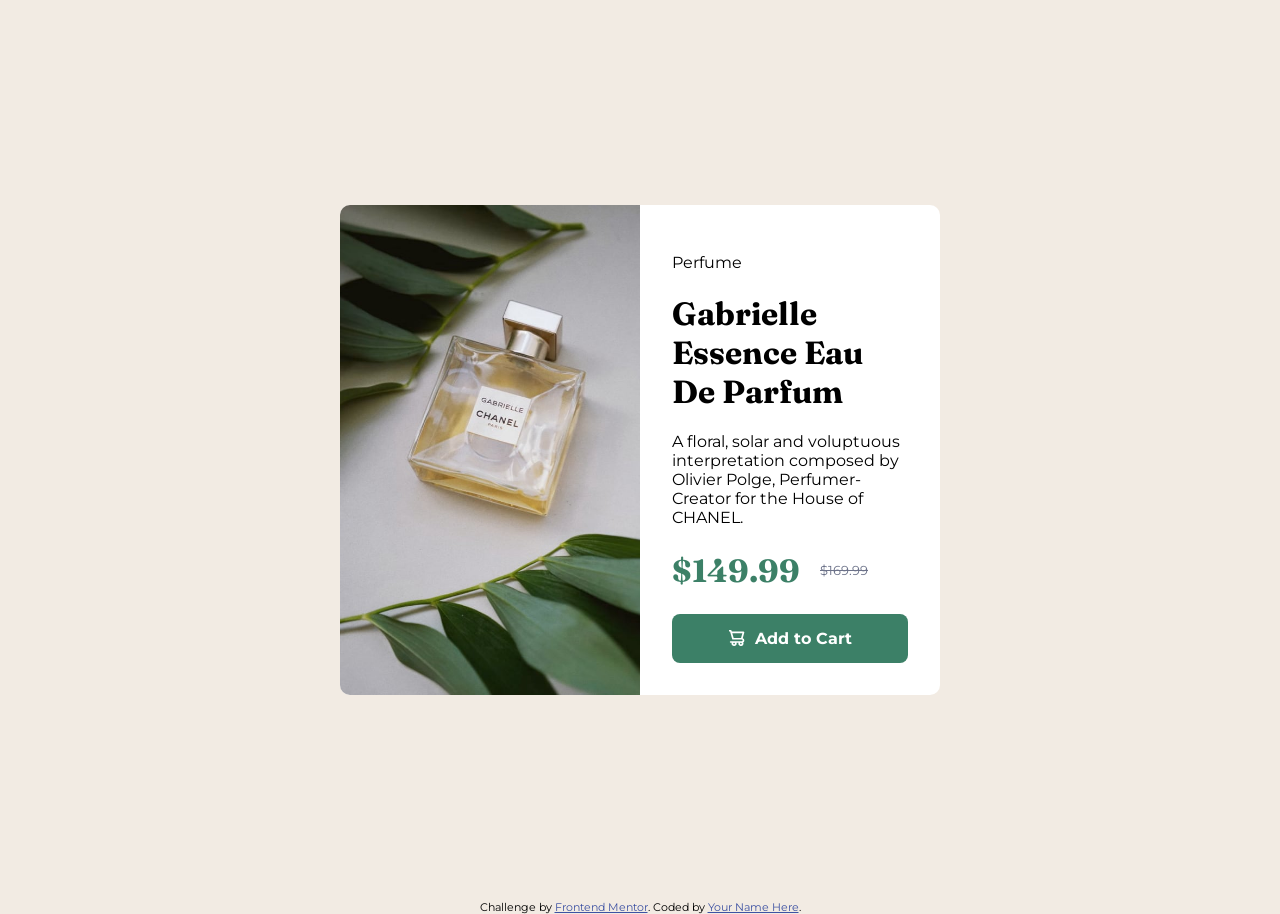
<file: index.html>
<!DOCTYPE html>
<html lang="en">
<head>
  <meta charset="UTF-8">
  <meta name="viewport" content="width=device-width, initial-scale=1.0"> <!-- displays site properly based on user's device -->

  <link rel="icon" type="image/png" sizes="32x32" href="./favicon-32x32.png">
  <link rel="preconnect" href="https://fonts.googleapis.com">
  <link rel="preconnect" href="https://fonts.gstatic.com" crossorigin>
  <link href="https://fonts.googleapis.com/css2?family=Fraunces:opsz,wght@9..144;9..144&family=Montserrat:ital,wght@0,400;0,700;1,400&display=swap" rel="stylesheet">
  <link rel="stylesheet" href="style.css">
  <title>Frontend Mentor | Product preview card component</title>
  <style>
    .attribution { font-size: 0.6875rem; text-align: center; }
    .attribution a { color: hsl(228, 45%, 44%); }
  </style>
</head>
<body>
<main>
  <div class="product-card">
    <picture>
      <source media="(max-width: 600px)"
      srcset="./image-product-mobile.jpg">
      <img src="./image-product-desktop.jpg" alt="Gabrielle Essence Eau De Parfum">
    </picture>
    <div class="product-info">
      <p>Perfume</p>
      <h1>Gabrielle Essence Eau De Parfum</h1>
      <p>A floral, solar and voluptuous interpretation composed by Olivier Polge, 
        Perfumer-Creator for the House of CHANEL.</p>
        <div class="price">
          <span class="current-price">$149.99</span>
          <span class="old-price">$169.99</span>
    </div>
    <button>
      <img src="./icon-cart.svg" alt="cart icon">
      Add to Cart
    </button>
  </div>
</main>
  <footer class="attribution">
    Challenge by <a href="https://www.frontendmentor.io?ref=challenge">Frontend Mentor</a>. 
    Coded by <a href="#">Your Name Here</a>.
  </footer>
</body>
</html>
</file>
<file: style.css>
*{
    box-sizing: border-box;
}
body{
    margin: 0;
    background-color: hsl(30, 38%, 92%);
}

main{
    min-height: 100vh;
    display: flex;
    justify-content: center;
    align-items: center;
}

.product-card{
    display: flex;
    width: 600px;
    background-color: white;
    border-radius: 10px;
    overflow: hidden;
}

.product-card picture{
    width: 50%;
}

.product-card picture img{
    width: 100%;
    height: 100%;
    object-fit: cover;
    display: block;
}

.product-info{
    width: 50%;
    padding: 32px;
}

body{
    font-family: 'Montserrat', sans-serif;
    
}
h1{
    font-family: 'Fraunces', serif;
}

.price{
    display: flex;
    align-items: center;
    gap: 20px;
    margin: 24px 0;
}

.current-price{
    font-family: 'Fraunces', serif;
    font-size: 32px;
    font-weight: 700;
    color: hsl(158, 36%, 37%);
}

.old-price{
    font-size: 13px;
    color: hsl(228, 12%, 48%);
    text-decoration: line-through;
}

button{
    width: 100%;
    padding: 15px;
    background-color: hsl(158, 36%, 37%);
    color: white;
    border: none;
    border-radius: 8px;
    font-size: 16px;
    font-weight: 700;
    cursor: pointer;
    font-family: 'Montserrat', sans-serif;
    display: flex;
    justify-content: center;
    align-items: center;
    gap: 10px;
}

button img{
    width: 16px;
    height: 16px;
}

button:hover{
    background-color: hsl(158, 42%, 18%);
}

@media (max-width: 600px){
    .product-card{
        flex-direction: column;
        width: 90%;
    }
    .product-card picture{
        width: 100%;
    }
    .product-info{
        width: 100%;
        padding: 24px;
    }
}
</file>
